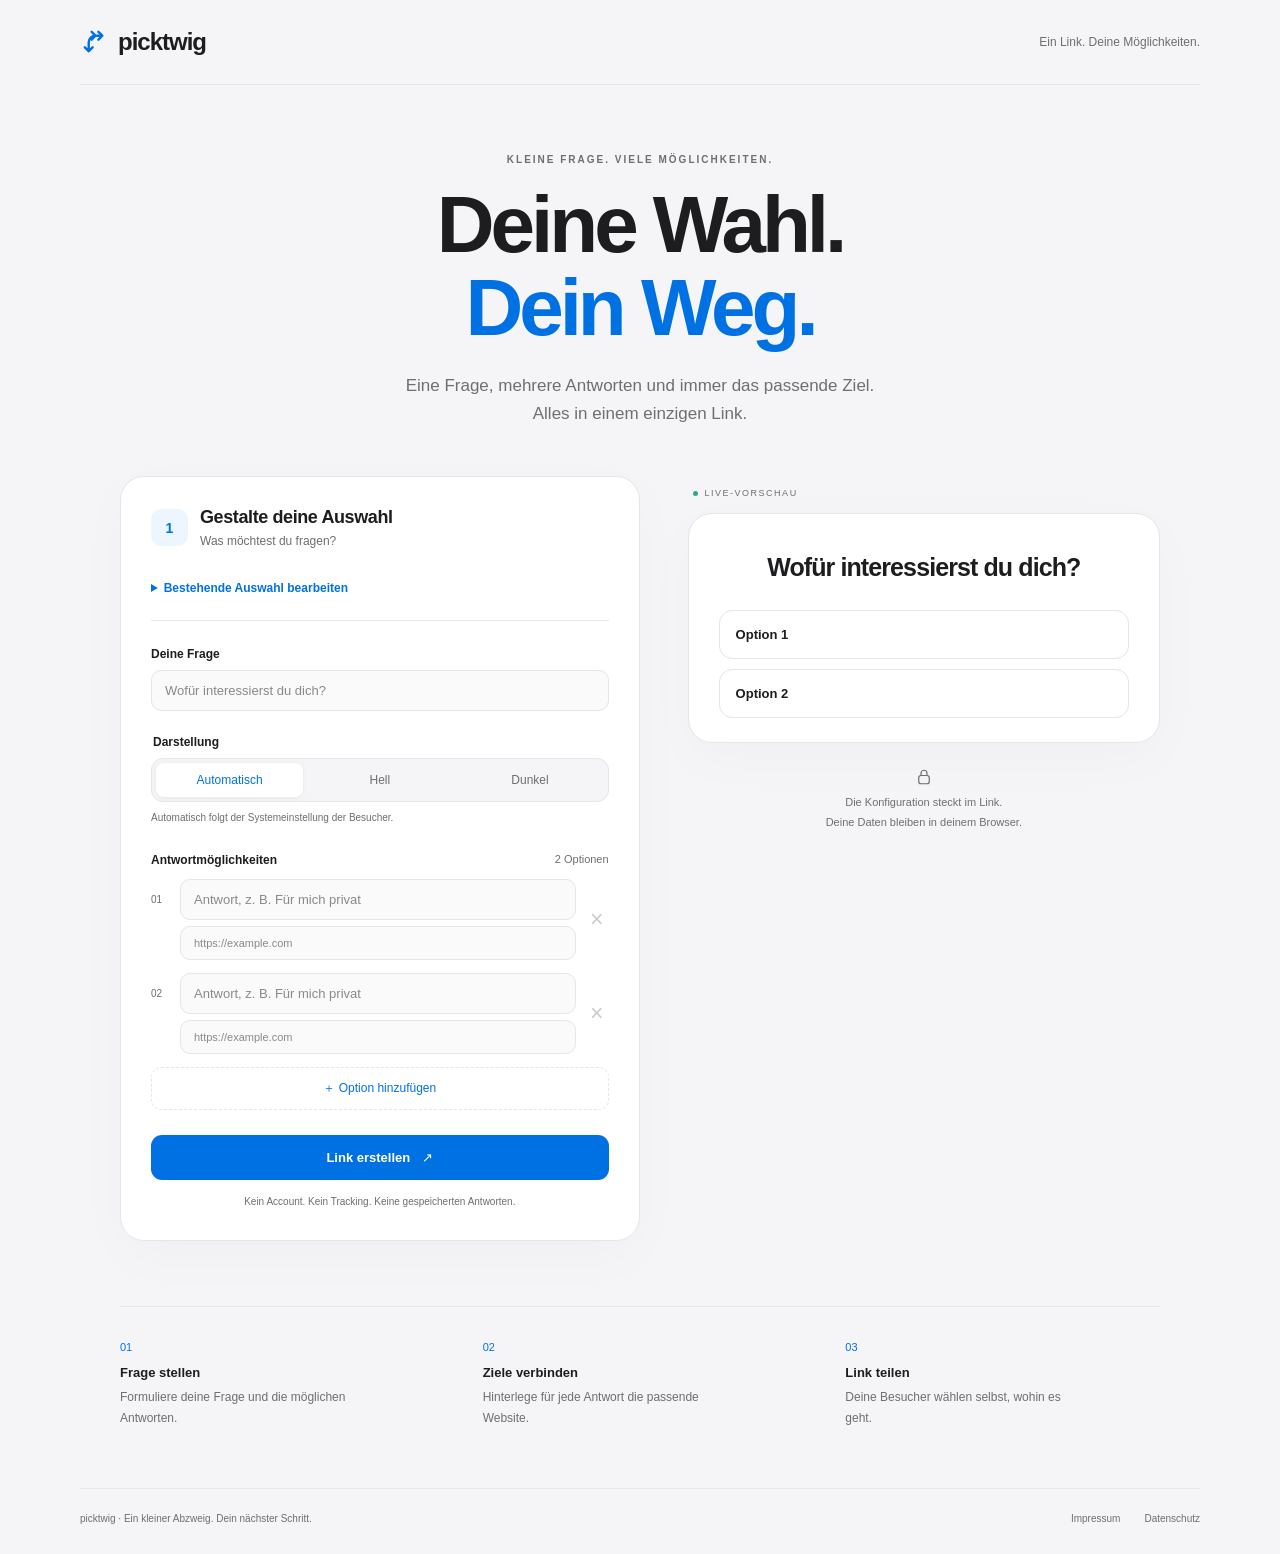
<file: index.html>
<!doctype html>
<html lang="de">
<head>
  <meta charset="utf-8">
  <meta name="viewport" content="width=device-width, initial-scale=1">
  <meta name="color-scheme" content="light dark">
  <meta name="referrer" content="no-referrer">
  <meta name="description" content="Eine Frage. Mehrere Wege. Erstelle einen Link, der mit einer einfachen Auswahl zum passenden Ziel führt.">
  <title>Picktwig — Deine Wahl. Dein Weg.</title>
  <link rel="icon" href="icon.svg" type="image/svg+xml">
  <link rel="stylesheet" href="styles.css">
  <script src="config.js?v=20261022-import2" defer></script>
  <script src="app.js?v=20261022-import2" defer></script>
</head>
<body>
  <header class="site-header" hidden><a class="brand" href="./" aria-label="Picktwig Startseite"><svg viewBox="0 0 32 32" fill="none" aria-hidden="true"><path d="M9 25V16a7 7 0 0 1 7-7h7M16 9l-4-4m4 4-4 4M23 9l-4-4m4 4-4 4M9 25l-4-4m4 4 4-4" stroke="currentColor" stroke-width="2.5" stroke-linecap="round" stroke-linejoin="round"/></svg>picktwig</a><span class="header-note">Ein Link. Deine Möglichkeiten.</span></header>
  <noscript><p class="notice">Bitte aktiviere JavaScript, um Links zu erstellen oder eine Option auszuwählen.</p></noscript>
  <main>
    <section id="builder" class="builder" hidden>
      <div class="intro"><p class="eyebrow">KLEINE FRAGE. VIELE MÖGLICHKEITEN.</p><h1>Deine Wahl.<br><span>Dein Weg.</span></h1><p class="lead">Eine Frage, mehrere Antworten und immer das passende Ziel.<br class="desktop-break"> Alles in einem einzigen Link.</p></div>
      <p id="route-error" class="notice error" role="alert" hidden></p>
      <div class="workspace">
        <section class="editor panel" aria-labelledby="editor-title">
          <div class="panel-heading"><div class="step">1</div><div><h2 id="editor-title">Gestalte deine Auswahl</h2><p>Was möchtest du fragen?</p></div></div>
          <details class="import-config">
            <summary>Bestehende Auswahl bearbeiten</summary>
            <form id="import-form" novalidate>
              <label for="import-value">Link oder Konfiguration</label>
              <p id="import-hint">Vollständigen Link, Pfad mit #p=…, p=… oder nur den Konfigurationswert einfügen. Die Konfiguration wird beim Einfügen automatisch geladen und ersetzt die aktuellen Eingaben.</p>
              <input id="import-value" type="text" placeholder="https://…/#p=…" autocomplete="off" spellcheck="false" aria-describedby="import-hint">
              <button class="primary" type="submit">Konfiguration laden</button>
              <p id="import-error" class="error" role="alert" hidden></p>
              <p id="import-status" role="status"></p>
            </form>
          </details>
          <form id="link-form" novalidate>
            <label for="question">Deine Frage</label>
            <input id="question" type="text" maxlength="240" placeholder="Wofür interessierst du dich?" autocomplete="off" required>
            <fieldset class="theme-field"><legend>Darstellung</legend><div class="theme-options">
              <label><input type="radio" name="theme" value="auto" checked><span>Automatisch</span></label>
              <label><input type="radio" name="theme" value="light"><span>Hell</span></label>
              <label><input type="radio" name="theme" value="dark"><span>Dunkel</span></label>
            </div><p>Automatisch folgt der Systemeinstellung der Besucher.</p></fieldset>
            <div class="options-heading"><span id="options-label">Antwortmöglichkeiten</span><span id="option-count">2 Optionen</span></div>
            <div id="option-list" aria-labelledby="options-label"></div>
            <button class="add-button" type="button" id="add-option">＋ Option hinzufügen</button>
            <p class="error form-error" id="form-error" role="alert" hidden></p>
            <button class="primary create-button" type="submit">Link erstellen <span aria-hidden="true">↗</span></button>
            <p class="editor-note">Kein Account. Kein Tracking. Keine gespeicherten Antworten.</p>
          </form>
        </section>
        <aside class="preview-column" aria-label="Vorschau deiner Auswahl">
          <div class="preview-label"><span class="live-dot"></span> LIVE-VORSCHAU</div>
          <div class="preview panel"><h2 id="preview-question">Wofür interessierst du dich?</h2><div id="preview-options" class="choices"></div></div>
          <p class="privacy-note"><svg viewBox="0 0 24 24" fill="none" aria-hidden="true"><rect x="5" y="10" width="14" height="11" rx="3" stroke="currentColor" stroke-width="1.6"/><path d="M8 10V7a4 4 0 0 1 8 0v3" stroke="currentColor" stroke-width="1.6"/></svg> Die Konfiguration steckt im Link.<br>Deine Daten bleiben in deinem Browser.</p>
        </aside>
      </div>
      <section id="result" class="result panel" aria-labelledby="result-title" hidden><div class="result-heading"><span class="success-mark" aria-hidden="true">✓</span><div><h2 id="result-title">Ein Link. Bereit für alle.</h2><p>Teile ihn dort, wo deine Frage ankommen soll.</p></div></div><label for="result-url">Dein Auswahl-Link</label><div class="copy-row"><input id="result-url" type="text" readonly><button id="copy-link" type="button" class="primary">Kopieren</button></div><div class="result-bottom"><p id="copy-status" role="status"></p><a id="open-link" target="_blank" rel="noopener noreferrer">Auswahl öffnen ↗</a></div><p class="small muted">Wer den Link hat, kann Frage, Antworten und Ziel-URLs lesen. Der Link ist nicht verschlüsselt.</p></section>
      <div class="how"><div><span>01</span><h3>Frage stellen</h3><p>Formuliere deine Frage und die möglichen Antworten.</p></div><div><span>02</span><h3>Ziele verbinden</h3><p>Hinterlege für jede Antwort die passende Website.</p></div><div><span>03</span><h3>Link teilen</h3><p>Deine Besucher wählen selbst, wohin es geht.</p></div></div>
    </section>
    <section id="picker" class="picker" hidden aria-labelledby="picker-question"><h1 id="picker-question"></h1><div id="picker-options" class="choices"></div></section>
  </main>
  <footer class="footer"><span>picktwig <span class="footer-tagline">· Ein kleiner Abzweig. Dein nächster Schritt.</span></span><nav aria-label="Rechtliches"><a href="impressum.html">Impressum</a><a href="datenschutz.html">Datenschutz</a></nav></footer>
</body>
</html>
</file>
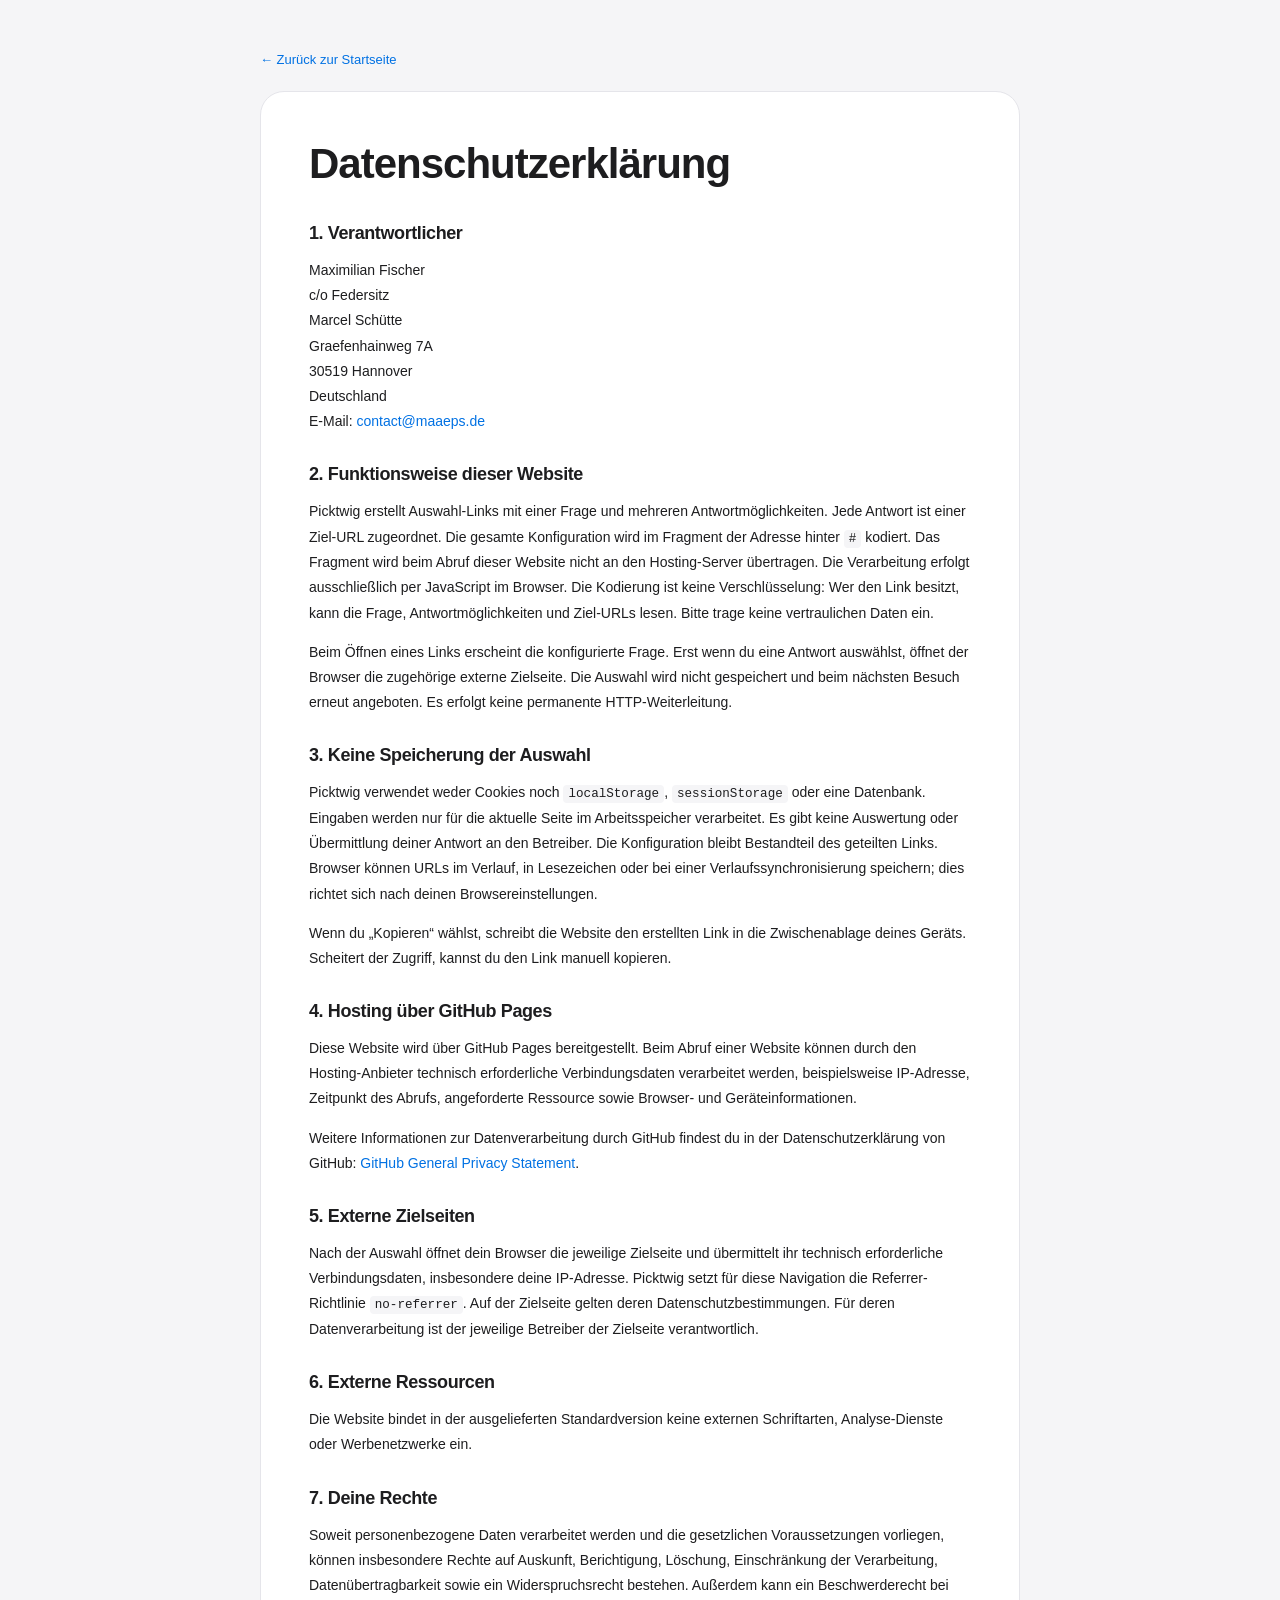
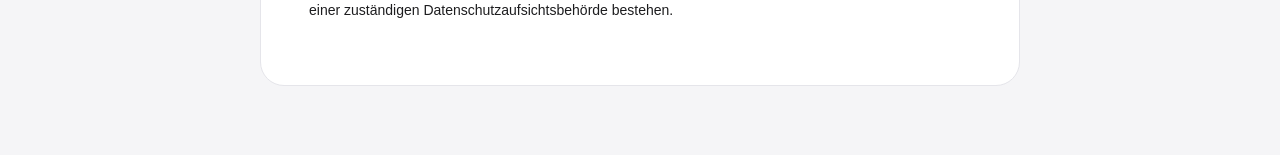
<file: datenschutz.html>
<!doctype html>
<html lang="de">

<head>
  <meta charset="utf-8">
  <meta name="viewport" content="width=device-width, initial-scale=1">
  <meta name="color-scheme" content="light dark">
  <title>Datenschutzerklärung — Picktwig</title>
  <link rel="stylesheet" href="styles.css">
</head>

<body>
  <main class="legal">
    <a class="back" href="./">← Zurück zur Startseite</a>
    <article>
      <h1>Datenschutzerklärung</h1>

      <h2>1. Verantwortlicher</h2>
      <p>
        Maximilian Fischer<br>
        c/o Federsitz<br>
        Marcel Schütte<br>
        Graefenhainweg 7A<br>
        30519 Hannover<br>
        Deutschland<br>
        E-Mail: <a href="mailto:contact@maaeps.de">contact@maaeps.de</a>
      </p>

      <h2>2. Funktionsweise dieser Website</h2>
      <p>
        Picktwig erstellt Auswahl-Links mit einer Frage und mehreren Antwortmöglichkeiten. Jede Antwort ist einer
        Ziel-URL zugeordnet. Die gesamte Konfiguration wird im Fragment der Adresse hinter <code>#</code> kodiert.
        Das Fragment wird beim Abruf dieser Website nicht an den Hosting-Server übertragen. Die Verarbeitung erfolgt
        ausschließlich per JavaScript im Browser. Die Kodierung ist keine Verschlüsselung: Wer den Link besitzt,
        kann die Frage, Antwortmöglichkeiten und Ziel-URLs lesen. Bitte trage keine vertraulichen Daten ein.
      </p>
      <p>
        Beim Öffnen eines Links erscheint die konfigurierte Frage. Erst wenn du eine Antwort auswählst, öffnet der
        Browser die zugehörige externe Zielseite. Die Auswahl wird nicht gespeichert und beim nächsten Besuch erneut
        angeboten. Es erfolgt keine permanente HTTP-Weiterleitung.
      </p>

      <h2>3. Keine Speicherung der Auswahl</h2>
      <p>
        Picktwig verwendet weder Cookies noch <code>localStorage</code>, <code>sessionStorage</code> oder eine
        Datenbank. Eingaben werden nur für die aktuelle Seite im Arbeitsspeicher verarbeitet. Es gibt keine
        Auswertung oder Übermittlung deiner Antwort an den Betreiber. Die Konfiguration bleibt Bestandteil des
        geteilten Links. Browser können URLs im Verlauf, in Lesezeichen oder bei einer Verlaufssynchronisierung
        speichern; dies richtet sich nach deinen Browsereinstellungen.
      </p>
      <p>
        Wenn du „Kopieren“ wählst, schreibt die Website den erstellten Link in die Zwischenablage deines Geräts.
        Scheitert der Zugriff, kannst du den Link manuell kopieren.
      </p>

      <h2>4. Hosting über GitHub Pages</h2>
      <p>
        Diese Website wird über GitHub Pages bereitgestellt. Beim Abruf einer Website können durch den Hosting-Anbieter
        technisch erforderliche Verbindungsdaten verarbeitet werden, beispielsweise IP-Adresse, Zeitpunkt des Abrufs,
        angeforderte Ressource sowie Browser- und Geräteinformationen.
      </p>
      <p>
        Weitere Informationen zur Datenverarbeitung durch GitHub findest du in der Datenschutzerklärung von GitHub:
        <a href="https://docs.github.com/de/site-policy/privacy-policies/github-general-privacy-statement"
          rel="noopener noreferrer">GitHub General Privacy Statement</a>.
      </p>

      <h2>5. Externe Zielseiten</h2>
      <p>
        Nach der Auswahl öffnet dein Browser die jeweilige Zielseite und übermittelt ihr technisch erforderliche Verbindungsdaten, insbesondere deine IP-Adresse. Picktwig setzt für diese Navigation die Referrer-Richtlinie <code>no-referrer</code>. Auf der Zielseite gelten deren Datenschutzbestimmungen. Für deren Datenverarbeitung
        ist der jeweilige Betreiber der Zielseite verantwortlich.
      </p>

      <h2>6. Externe Ressourcen</h2>
      <p>
        Die Website bindet in der ausgelieferten Standardversion keine externen Schriftarten, Analyse-Dienste oder
        Werbenetzwerke ein.
      </p>

      <h2>7. Deine Rechte</h2>
      <p>
        Soweit personenbezogene Daten verarbeitet werden und die gesetzlichen Voraussetzungen vorliegen, können
        insbesondere Rechte auf Auskunft, Berichtigung, Löschung, Einschränkung der Verarbeitung, Datenübertragbarkeit
        sowie ein Widerspruchsrecht bestehen. Außerdem kann ein Beschwerderecht bei einer zuständigen
        Datenschutzaufsichtsbehörde bestehen.
      </p>
    </article>
  </main>
</body>

</html>
</file>
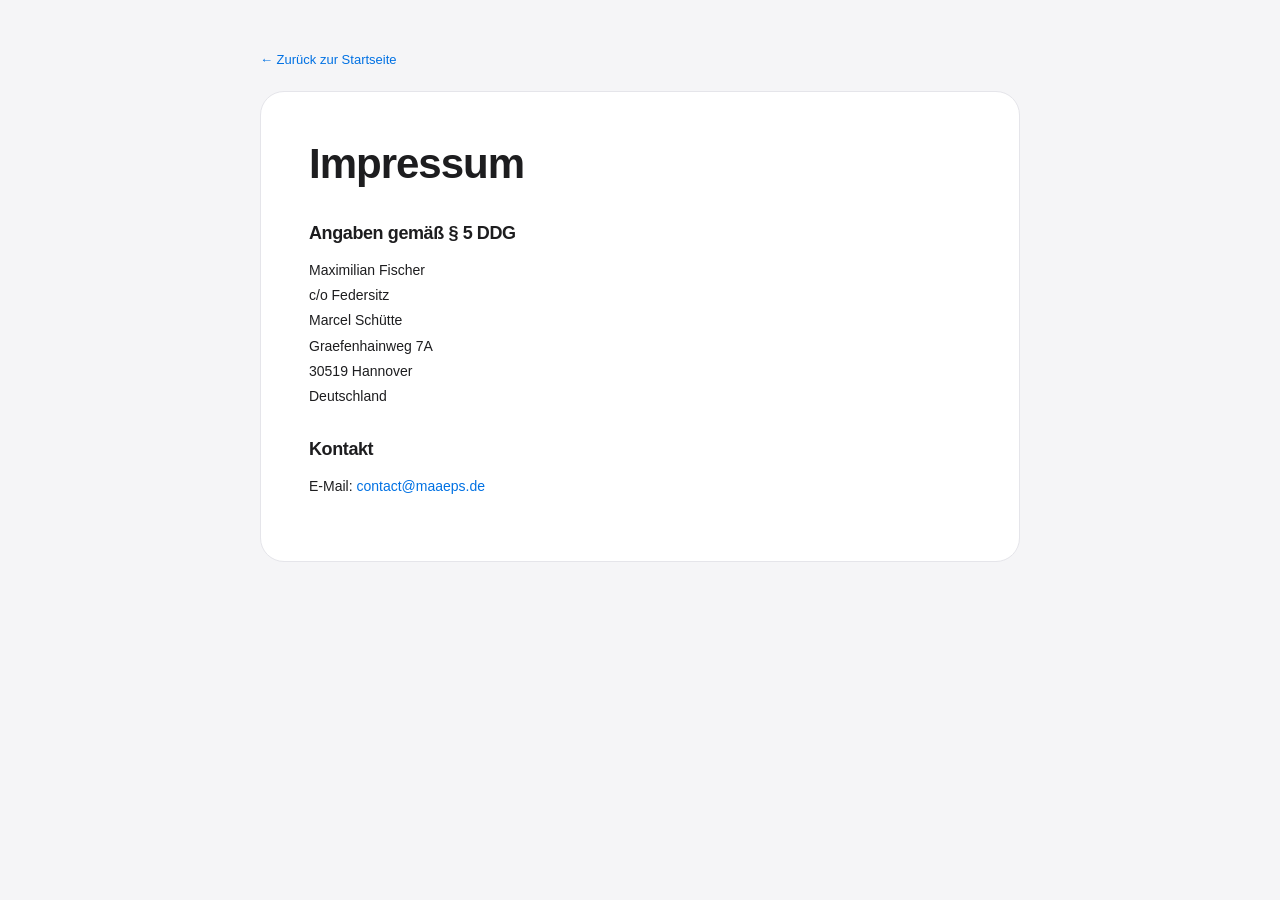
<file: impressum.html>
<!doctype html>
<html lang="de">

<head>
  <meta charset="utf-8">
  <meta name="viewport" content="width=device-width, initial-scale=1">
  <meta name="color-scheme" content="light dark">
  <title>Impressum — Picktwig</title>
  <link rel="stylesheet" href="styles.css">
</head>

<body>
  <main class="legal">
    <a class="back" href="./">← Zurück zur Startseite</a>
    <article>
      <h1>Impressum</h1>
      <h2>Angaben gemäß § 5 DDG</h2>
      <p>
        Maximilian Fischer<br>
        c/o Federsitz<br>
        Marcel Schütte<br>
        Graefenhainweg 7A<br>
        30519 Hannover<br>
        Deutschland
      </p>

      <h2>Kontakt</h2>
      <p>
        E-Mail: <a href="mailto:contact@maaeps.de">contact@maaeps.de</a>
      </p>
    </article>
  </main>
</body>

</html>
</file>
<file: styles.css>
:root{font-family:-apple-system,BlinkMacSystemFont,"Segoe UI",sans-serif;color-scheme:light;--bg:#f5f5f7;--surface:#fff;--text:#1d1d1f;--muted:#6e6e73;--border:#e5e5ea;--field:#fafafa;--blue:#0071e3;--hover:#0077ed;--soft-blue:#edf5ff;--error:#b42318;--shadow:0 16px 55px #1d1d1f06;color:var(--text);background:var(--bg);font-synthesis:none}
*{box-sizing:border-box}[hidden]{display:none!important}body{margin:0;min-height:100vh;display:flex;flex-direction:column}main{flex:1}a{color:var(--blue);text-decoration:none}a:hover{text-decoration:underline}button,input{font:inherit}button,a,input{-webkit-tap-highlight-color:transparent}button{cursor:pointer}button:disabled{opacity:.35;cursor:default}button:focus-visible,a:focus-visible{outline:3px solid var(--blue);outline-offset:5px}input:focus{outline:3px solid color-mix(in srgb,var(--blue) 25%,transparent);border-color:var(--blue)}.site-header{height:85px;max-width:1120px;width:calc(100% - 80px);margin:0 auto;display:flex;align-items:center;justify-content:space-between;border-bottom:1px solid var(--border)}.brand{display:inline-flex;align-items:center;gap:7px;color:var(--text);font-size:24px;font-weight:650;letter-spacing:-1px}.brand:hover{text-decoration:none}.brand svg{width:31px;height:31px;color:var(--blue)}.header-note{font-size:12px;color:var(--muted)}.builder{max-width:1040px;margin:auto;padding:69px 0 0}.intro{text-align:center;margin-bottom:48px}.eyebrow{font-size:10px;letter-spacing:2px;font-weight:650;color:var(--muted);margin:0 0 18px}.intro h1{font-size:clamp(54px,6.8vw,80px);letter-spacing:-4px;line-height:1.04;font-weight:650;margin:0 0 23px}.intro h1 span{color:var(--blue)}.lead{font-size:17px;line-height:1.65;color:var(--muted);margin:0}.workspace{display:grid;grid-template-columns:1.1fr 1fr;gap:48px;align-items:start}.panel{background:var(--surface);border:1px solid var(--border);border-radius:24px;box-shadow:var(--shadow)}.editor{padding:30px}.panel-heading{display:flex;gap:12px;align-items:center;margin-bottom:28px}.step{display:grid;place-items:center;background:var(--soft-blue);color:var(--blue);border-radius:11px;width:37px;height:37px;font-size:14px;font-weight:600}h2{font-size:18px;letter-spacing:-.4px;font-weight:650;margin:0}.panel-heading p,.result-heading p{font-size:12px;color:var(--muted);margin:6px 0 0}label,.options-heading{font-size:12px;font-weight:600}label{display:block;margin-bottom:9px}input{width:100%;min-width:0;border:1px solid var(--border);border-radius:10px;padding:12px 13px;background:var(--field);color:var(--text);font-size:13px}input::placeholder{color:var(--muted);opacity:.8}.options-heading{display:flex;justify-content:space-between;gap:10px;margin:27px 0 12px}.options-heading span+span{color:var(--muted);font-size:11px;font-weight:400}.option-row{display:grid;grid-template-columns:20px 1fr 24px;gap:9px;align-items:center;margin-bottom:13px}.option-number{font-size:10px;color:var(--muted);align-self:start;padding-top:15px;font-variant-numeric:tabular-nums}.option-fields{display:grid;gap:6px}.option-fields input:first-of-type{font-weight:500}.option-url{font-size:11px;padding-top:10px;padding-bottom:10px}.remove-button{background:transparent;border:0;color:var(--muted);font-size:23px;min-height:40px;padding:0}.add-button{width:100%;border:1px dashed var(--border);border-radius:10px;background:transparent;color:var(--blue);padding:12px;font-size:12px}.add-button:hover:enabled{background:var(--soft-blue)}.primary{border:0;border-radius:11px;background:var(--blue);color:#fff;padding:13px 20px;font-size:13px;font-weight:550}.primary:hover{background:var(--hover)}.create-button{display:flex;justify-content:center;gap:12px;width:100%;margin-top:25px;padding:15px}.editor-note{text-align:center;font-size:10px;color:var(--muted);margin:14px 0 0;line-height:1.6}.preview-column{padding-top:12px}.preview-label{font-size:9px;letter-spacing:1.5px;color:var(--muted);margin:0 0 15px 5px;display:flex;gap:7px;align-items:center}.live-dot{height:5px;width:5px;border-radius:50%;background:#34a77b}.preview{padding:38px 30px 24px;text-align:center}.choice-mark{width:47px;height:47px;border-radius:15px;color:var(--blue);background:var(--soft-blue);display:grid;place-items:center;font-size:27px;margin:0 auto 26px}.preview .eyebrow,.picker .eyebrow{font-size:8px;letter-spacing:1.5px;margin-bottom:12px}.preview h2{font-size:25px;line-height:1.2;letter-spacing:-.9px;overflow-wrap:anywhere}.choice-description{font-size:12px;color:var(--muted);line-height:1.6;margin:13px 0 25px}.choices{display:grid;gap:10px;text-align:left}.choice{display:flex;align-items:center;justify-content:space-between;gap:15px;border:1px solid var(--border);border-radius:13px;padding:16px;background:var(--surface);color:var(--text);overflow-wrap:anywhere;min-width:0}.choice>span:first-child{min-width:0}.choice-label{display:block;font-size:13px;font-weight:550}.choice-arrow{color:var(--blue);font-size:19px;flex-shrink:0}.choice-destination{display:block;font-size:11px;font-weight:400;color:var(--muted);margin-top:6px;overflow-wrap:anywhere}a.choice:hover{text-decoration:none;border-color:var(--blue);background:var(--soft-blue)}.preview-note{color:var(--muted);font-size:9px;margin:24px 0 0;line-height:1.6}.privacy-note{font-size:11px;text-align:center;color:var(--muted);line-height:1.8;margin:25px 0;position:relative}.privacy-note svg{display:block;width:18px;height:18px;margin:0 auto 7px}.how{display:grid;grid-template-columns:repeat(3,1fr);gap:48px;margin:65px 0 60px;padding-top:30px;border-top:1px solid var(--border)}.how span{color:var(--blue);font-size:11px}.how h3{font-size:13px;font-weight:600;margin:10px 0 7px}.how p{font-size:12px;color:var(--muted);line-height:1.7;margin:0;max-width:240px}.footer{width:calc(100% - 80px);max-width:1120px;margin:0 auto;padding:24px 0 30px;border-top:1px solid var(--border);display:flex;justify-content:space-between;gap:25px;color:var(--muted);font-size:10px}.footer nav{display:flex;gap:24px}.footer a{color:var(--muted)}.result{padding:28px 30px;margin-top:28px}.result-heading{display:flex;gap:13px;align-items:center;margin-bottom:24px}.success-mark{background:var(--soft-blue);color:var(--blue);padding:10px 13px;border-radius:50%}.copy-row{display:flex;gap:10px}.result-bottom{display:flex;justify-content:space-between;gap:20px;align-items:center;font-size:12px;margin-top:12px;min-height:24px}.result-bottom p{margin:0;color:var(--muted)}.small{font-size:11px;line-height:1.7}.muted{color:var(--muted)}.error{color:var(--error);line-height:1.6}.form-error{font-size:12px}.notice{max-width:900px;margin:20px auto;padding:16px 20px;border:1px solid var(--border);border-radius:12px;background:var(--surface)}.picker{width:min(510px,calc(100% - 40px));margin:75px auto 65px;text-align:center}.picker-card{padding:42px 36px 28px}.picker h1{font-size:clamp(26px,5vw,36px);line-height:1.15;letter-spacing:-1.1px;margin:0;overflow-wrap:anywhere}.picker .choice-description{font-size:14px;margin-bottom:30px}.picker .choice-label{font-size:15px}.picker .choice{padding:19px}.picker-note{font-size:11px;color:var(--muted);line-height:1.7;margin:28px 0 0}.create-own{display:inline-block;margin-top:25px;font-size:12px;color:var(--muted)}.legal{max-width:760px;width:calc(100% - 40px);margin:50px auto 70px}.legal article{padding:clamp(24px,5vw,48px);background:var(--surface);border:1px solid var(--border);border-radius:24px}.legal h1{font-size:clamp(28px,5vw,42px);letter-spacing:-1px;overflow-wrap:anywhere;margin:0 0 35px}.legal h2{margin:30px 0 10px}.legal p,.legal li{font-size:14px;line-height:1.8;overflow-wrap:anywhere}.back{display:inline-block;font-size:13px;margin-bottom:24px}code{font-size:.9em;background:var(--bg);padding:2px 5px;border-radius:4px}.sr-only{position:absolute;width:1px;height:1px;padding:0;margin:-1px;overflow:hidden;clip:rect(0,0,0,0);white-space:nowrap;border:0}
:root[data-theme="dark"]{color-scheme:dark;--bg:#101012;--surface:#1c1c1e;--text:#f5f5f7;--muted:#a1a1a8;--border:#363639;--field:#242427;--blue:#2997ff;--hover:#1588f5;--soft-blue:#172d43;--error:#ff9a91;--shadow:0 16px 55px #0001}[data-theme="dark"] .primary{background:#0071e3}[data-theme="dark"] .primary:hover{background:#0077ed}
@media(prefers-color-scheme:dark){:root:not([data-theme="light"]){color-scheme:dark;--bg:#101012;--surface:#1c1c1e;--text:#f5f5f7;--muted:#a1a1a8;--border:#363639;--field:#242427;--blue:#2997ff;--hover:#1588f5;--soft-blue:#172d43;--error:#ff9a91;--shadow:0 16px 55px #0001}:root:not([data-theme="light"]) .primary{background:#0071e3}:root:not([data-theme="light"]) .primary:hover{background:#0077ed}}
@media(min-width:1500px){.builder{padding-top:85px}.intro{margin-bottom:60px}}
@media(max-width:1100px){.builder{width:calc(100% - 80px)}.workspace{gap:28px}.editor{padding:25px}.preview{padding:32px 24px 24px}.intro h1{letter-spacing:-3px}}
@media(max-width:760px){.site-header{height:70px;width:calc(100% - 40px)}.header-note{font-size:10px}.brand{font-size:22px}.builder{width:calc(100% - 40px);padding-top:44px}.intro{margin-bottom:34px}.intro h1{font-size:60px}.lead{font-size:14px}.desktop-break{display:none}.workspace{grid-template-columns:1fr;gap:30px;max-width:500px;margin:auto}.editor{padding:24px}.preview-column{padding:0}.preview{padding:30px 24px}.preview-label{justify-content:center}.how{gap:22px;margin:35px 0 40px}.how p{font-size:11px}.footer{width:calc(100% - 40px);align-items:center}.footer-tagline{display:none}.footer nav{gap:18px}.picker{margin-top:45px}.picker-card{padding:34px 24px 25px}.result{padding:24px}.copy-row{flex-wrap:wrap}.copy-row input{flex:1 1 200px}.result-bottom{flex-wrap:wrap}.legal{margin-top:30px}}
@media(max-width:400px){.header-note{display:none}.how{grid-template-columns:1fr;gap:22px}.how p{max-width:none}.intro h1{font-size:52px}.editor{padding:20px}.option-row{grid-template-columns:17px 1fr 20px;gap:6px}}
@media(prefers-reduced-motion:no-preference){a.choice,button{transition:background .18s,border-color .18s}.builder,.picker{animation:appear .4s ease-out}@keyframes appear{from{opacity:0;transform:translateY(8px)}to{opacity:1;transform:translateY(0)}}}

.theme-field{border:0;padding:0;margin:24px 0 0;min-width:0}.theme-field legend{font-size:12px;font-weight:600;margin-bottom:9px}.theme-options{display:flex;gap:3px;padding:4px;background:var(--bg);border:1px solid var(--border);border-radius:12px}.theme-options label{flex:1;margin:0;position:relative;cursor:pointer}.theme-options input{position:absolute;opacity:0;width:1px;height:1px;padding:0}.theme-options span{display:block;text-align:center;border-radius:8px;padding:10px 4px;font-size:12px;font-weight:500;color:var(--muted)}.theme-options input:checked+span{background:var(--surface);color:var(--blue);box-shadow:0 1px 5px #0001}.theme-options input:focus-visible+span{outline:3px solid var(--blue);outline-offset:1px}.theme-field p{font-size:10px;line-height:1.6;color:var(--muted);margin:8px 0 0}

/* Shared minimal question-and-options layout for the preview and shared links. */
.preview h2{margin-bottom:28px}
.picker-mode main{display:flex;align-items:center;justify-content:center}
.picker-mode .picker{margin:60px auto;padding:0}
.picker-mode .picker h1{margin:0 0 32px}
.picker-mode .footer{border:0;justify-content:center;font-size:12px;padding:24px 0}
.picker-mode .footer>span{display:none}
.picker-mode .picker{animation:none}

.import-config{margin:0 0 26px;padding-bottom:20px;border-bottom:1px solid var(--border)}
.import-config summary{font-size:12px;font-weight:600;color:var(--blue);cursor:pointer;padding:5px 0}
.import-config form{margin-top:16px}
.import-config p{font-size:11px;line-height:1.7}
#import-hint,#import-status{color:var(--muted)}
.import-config button{margin-top:10px}
#import-status:empty{display:none}
</file>
